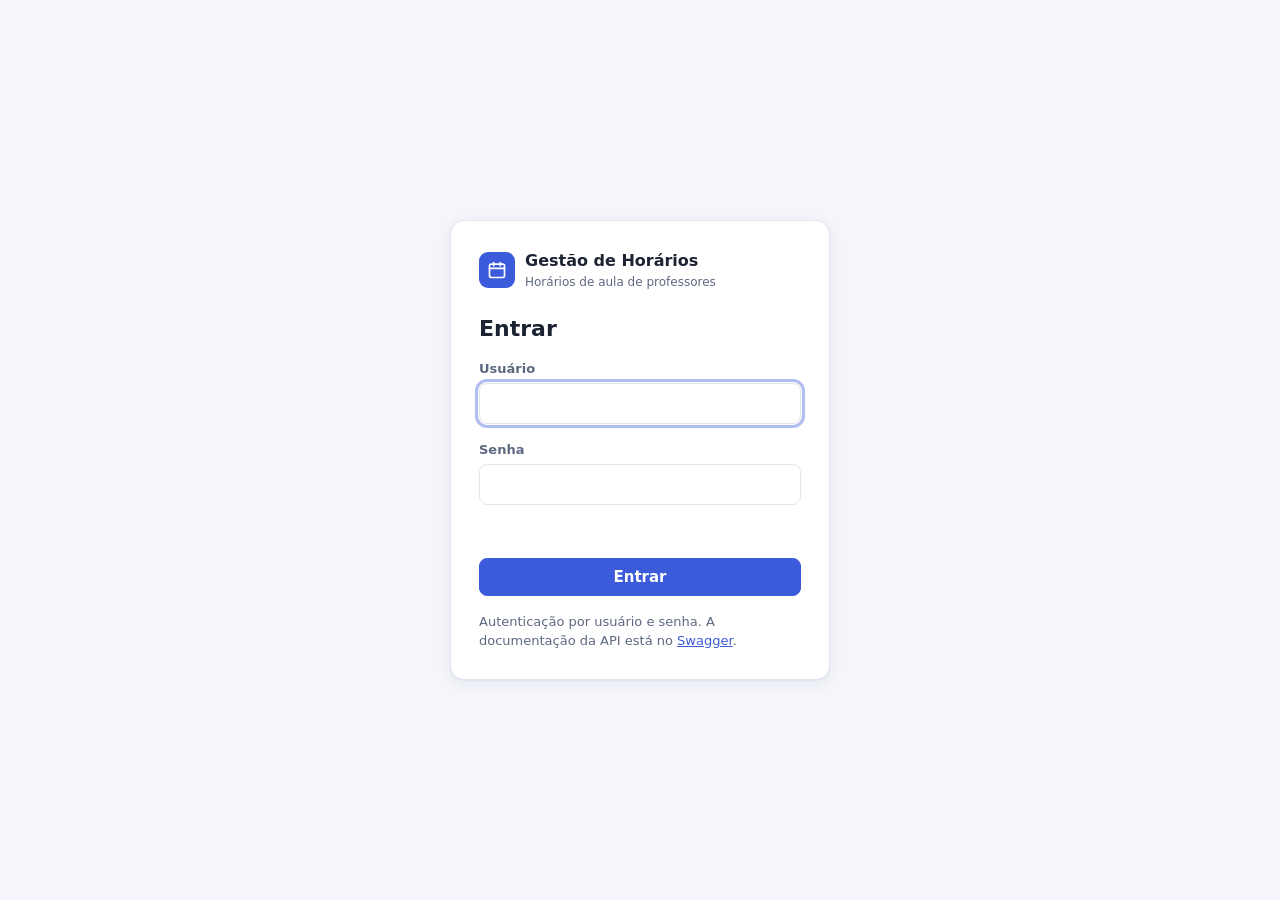
<file: src/main/resources/static/index.html>
<!doctype html>
<html lang="pt-BR">
<head>
    <meta charset="utf-8">
    <meta name="viewport" content="width=device-width, initial-scale=1">
    <title>Gestão de Horários</title>
    <link rel="icon" href="favicon.svg" type="image/svg+xml">
    <link rel="stylesheet" href="css/style.css">
</head>
<body>

<section id="tela-login" class="login" hidden>
    <form id="form-login" class="login-card" novalidate>
        <div class="marca">
            <span class="marca-icone" aria-hidden="true">
                <svg viewBox="0 0 24 24"><rect x="3" y="5" width="18" height="16" rx="2"/><path d="M3 10h18M8 3v4M16 3v4"/></svg>
            </span>
            <div>
                <strong>Gestão de Horários</strong>
                <small>Horários de aula de professores</small>
            </div>
        </div>
        <h1>Entrar</h1>
        <label class="campo">
            <span>Usuário</span>
            <input name="usuario" autocomplete="username" required>
        </label>
        <label class="campo">
            <span>Senha</span>
            <input name="senha" type="password" autocomplete="current-password" required>
        </label>
        <p id="erro-login" class="erro-login" role="alert"></p>
        <button class="btn btn-primario btn-bloco" type="submit">Entrar</button>
        <p class="dica">Autenticação por usuário e senha. A documentação da API está no <a href="swagger-ui.html" target="_blank" rel="noopener">Swagger</a>.</p>
    </form>
</section>

<div id="aplicacao" class="app" hidden>
    <header class="topo">
        <button id="menu-alternar" class="menu-alternar" type="button" aria-label="Abrir menu" aria-expanded="false">
            <svg viewBox="0 0 24 24"><path d="M4 6h16M4 12h16M4 18h16"/></svg>
        </button>
        <a class="marca" href="#/inicio">
            <span class="marca-icone" aria-hidden="true">
                <svg viewBox="0 0 24 24"><rect x="3" y="5" width="18" height="16" rx="2"/><path d="M3 10h18M8 3v4M16 3v4"/></svg>
            </span>
            <strong>Gestão de Horários</strong>
        </a>
        <div class="usuario">
            <span id="usuario-nome" class="usuario-nome"></span>
            <span id="usuario-perfil" class="selo"></span>
            <button id="sair" class="btn btn-fantasma" type="button">Sair</button>
        </div>
    </header>

    <nav id="menu" class="menu" aria-label="Menu principal">
        <a href="#/inicio" data-rota="inicio">Início</a>
        <span class="menu-titulo">Cadastros</span>
        <a href="#/professores" data-rota="professores">Professores</a>
        <a href="#/disciplinas" data-rota="disciplinas">Disciplinas</a>
        <a href="#/turmas" data-rota="turmas">Turmas</a>
        <a href="#/horarios" data-rota="horarios">Horários</a>
        <span class="menu-titulo">Consultas</span>
        <a href="#/agenda/professor" data-rota="agenda/professor">Horários por professor</a>
        <a href="#/agenda/turma" data-rota="agenda/turma">Horários por turma</a>
        <span class="menu-titulo">API</span>
        <a href="swagger-ui.html" target="_blank" rel="noopener">Documentação Swagger</a>
    </nav>

    <main id="conteudo" class="conteudo" tabindex="-1"></main>
</div>

<div id="avisos" class="avisos" aria-live="polite"></div>

<dialog id="dialogo-confirmacao" class="dialogo">
    <form method="dialog">
        <h2 id="dialogo-titulo"></h2>
        <p id="dialogo-mensagem"></p>
        <div class="acoes">
            <button class="btn" value="cancelar">Cancelar</button>
            <button class="btn btn-perigo" value="confirmar">Excluir</button>
        </div>
    </form>
</dialog>

<script src="js/api.js"></script>
<script src="js/ui.js"></script>
<script src="js/crud.js"></script>
<script src="js/agenda.js"></script>
<script src="js/app.js"></script>
</body>
</html>
</file>
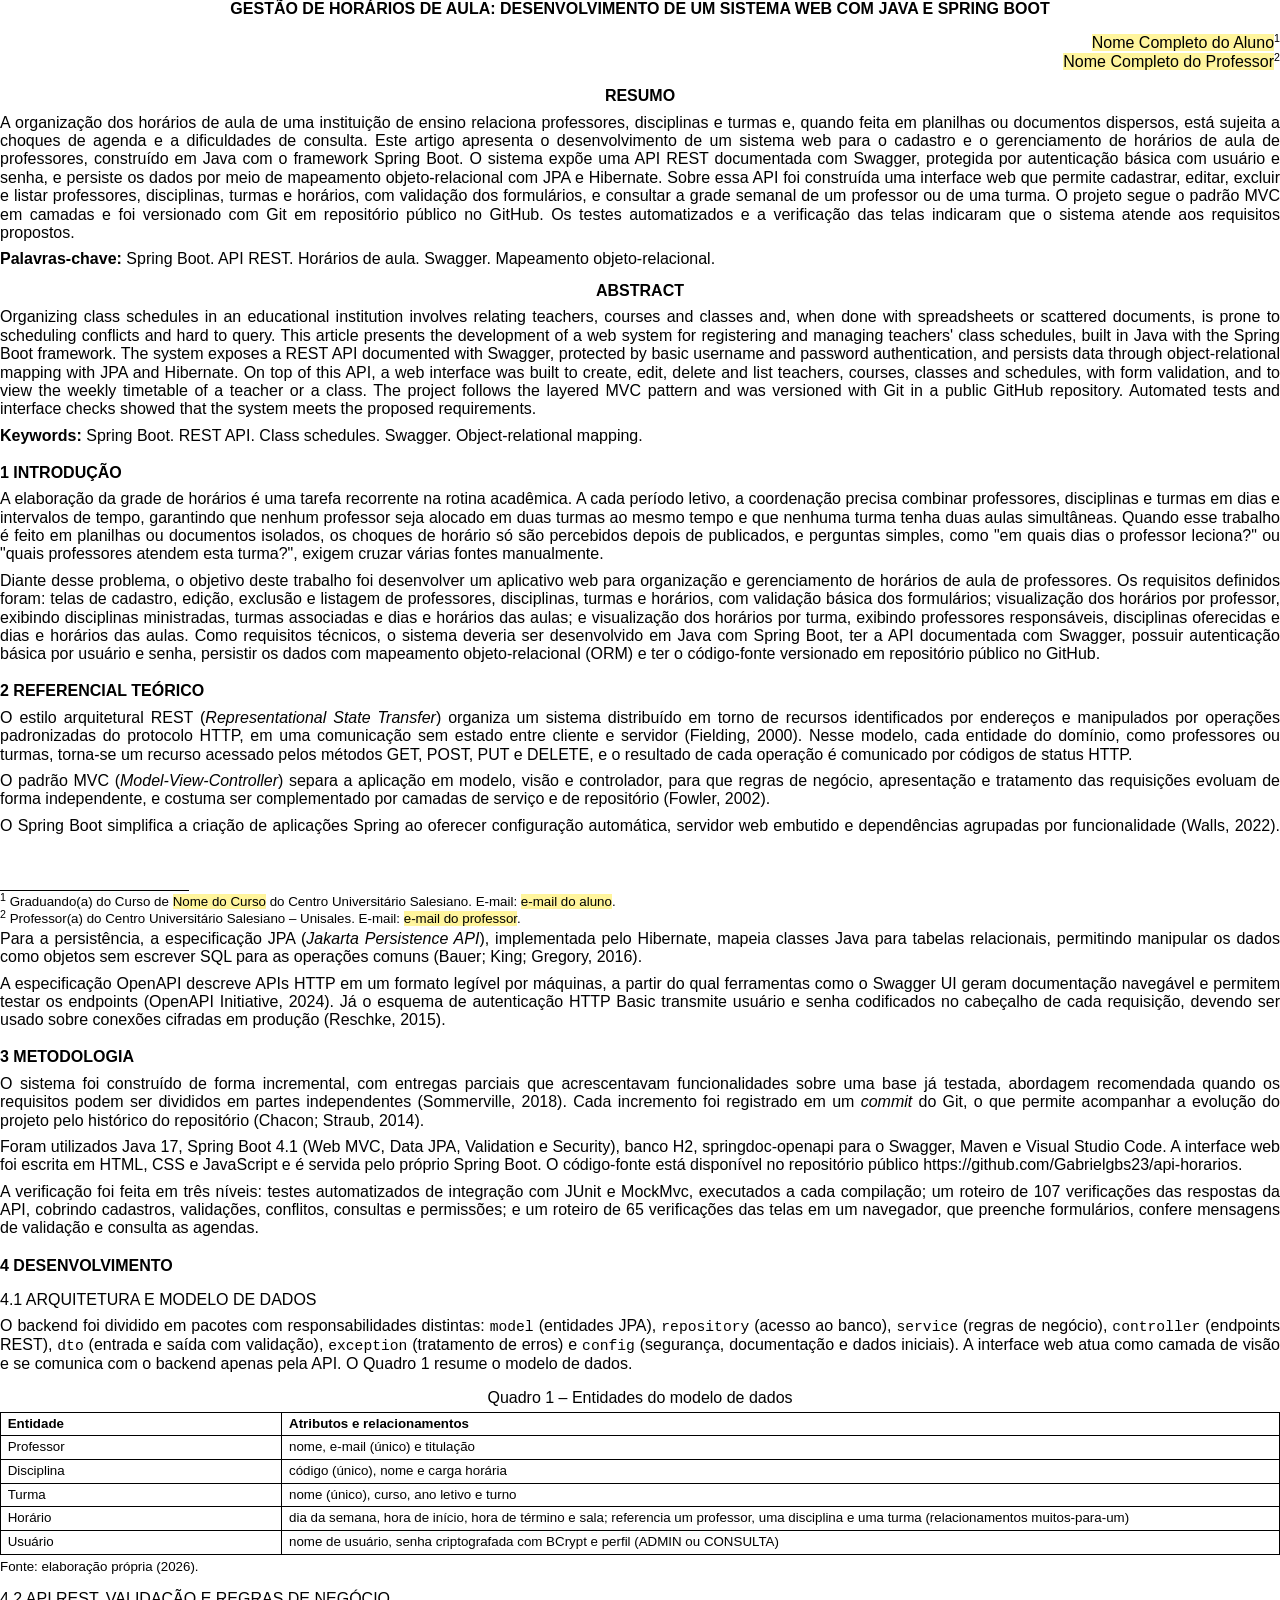
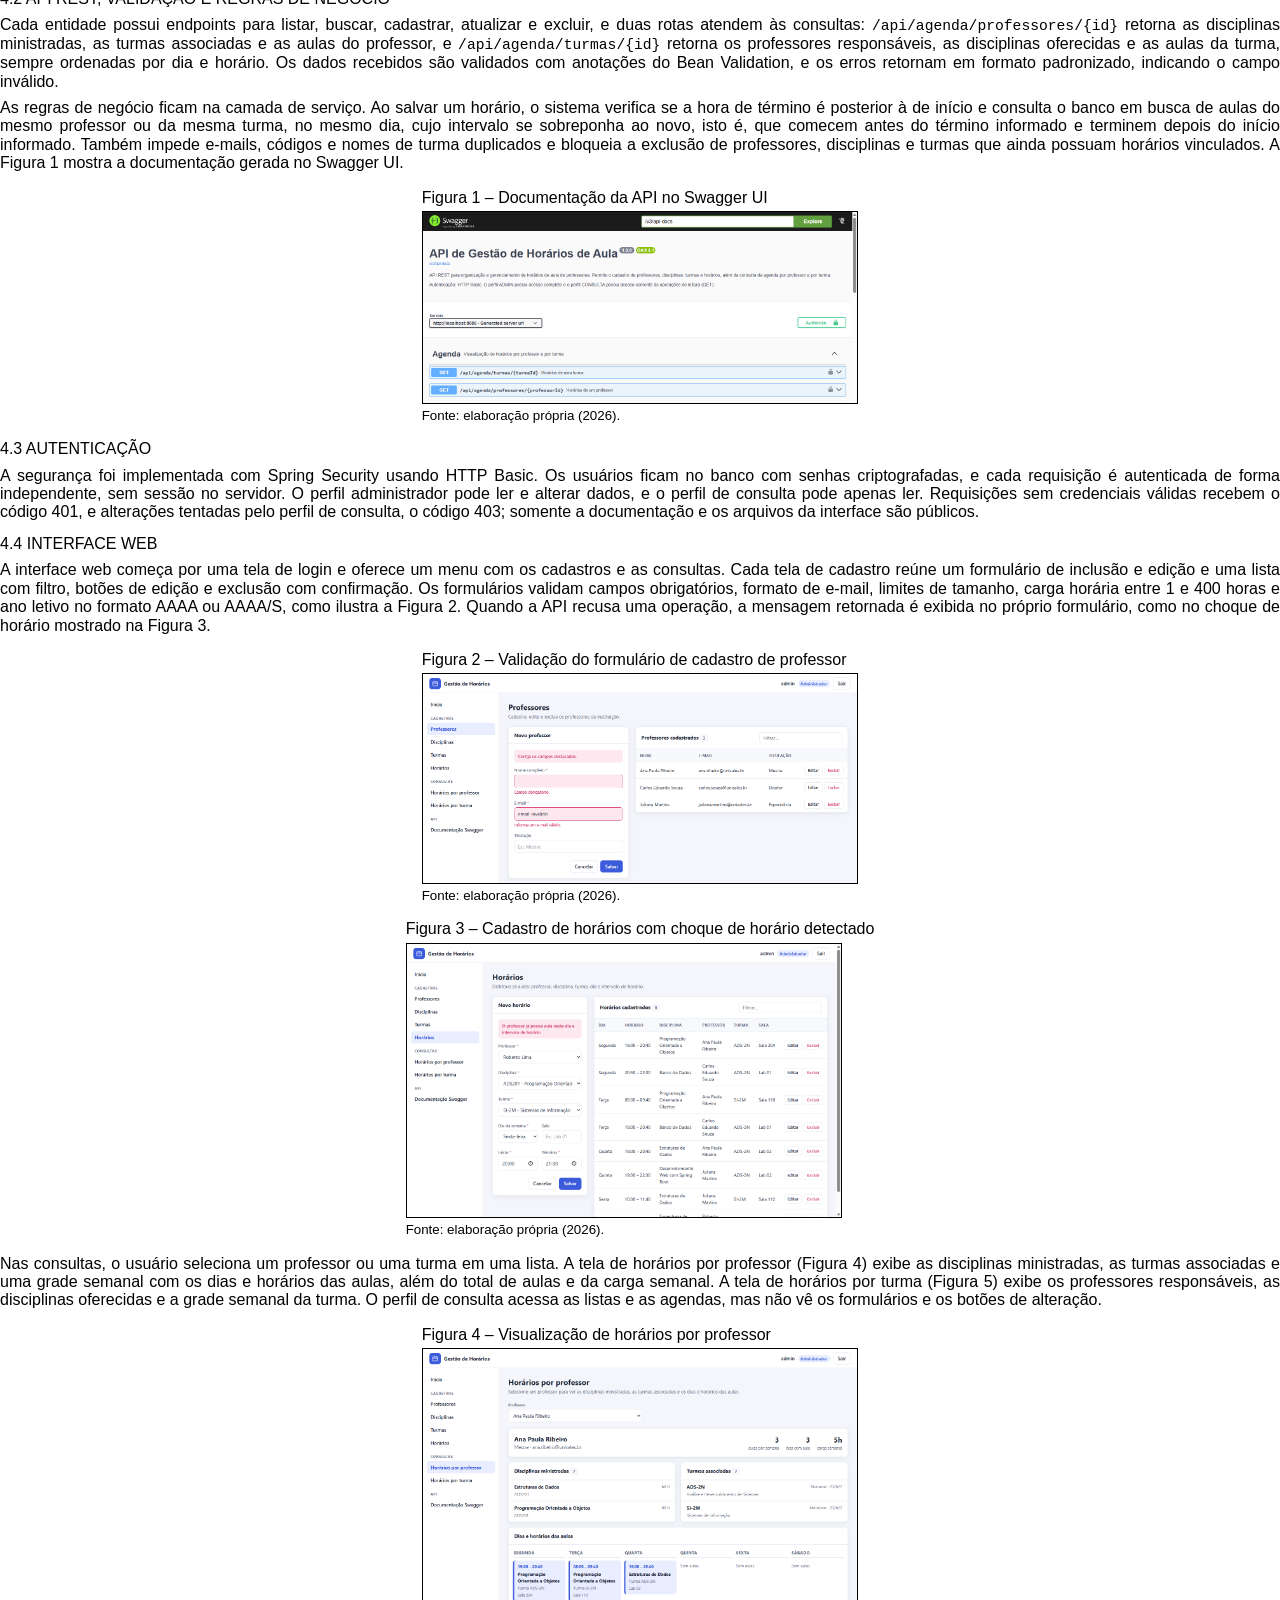
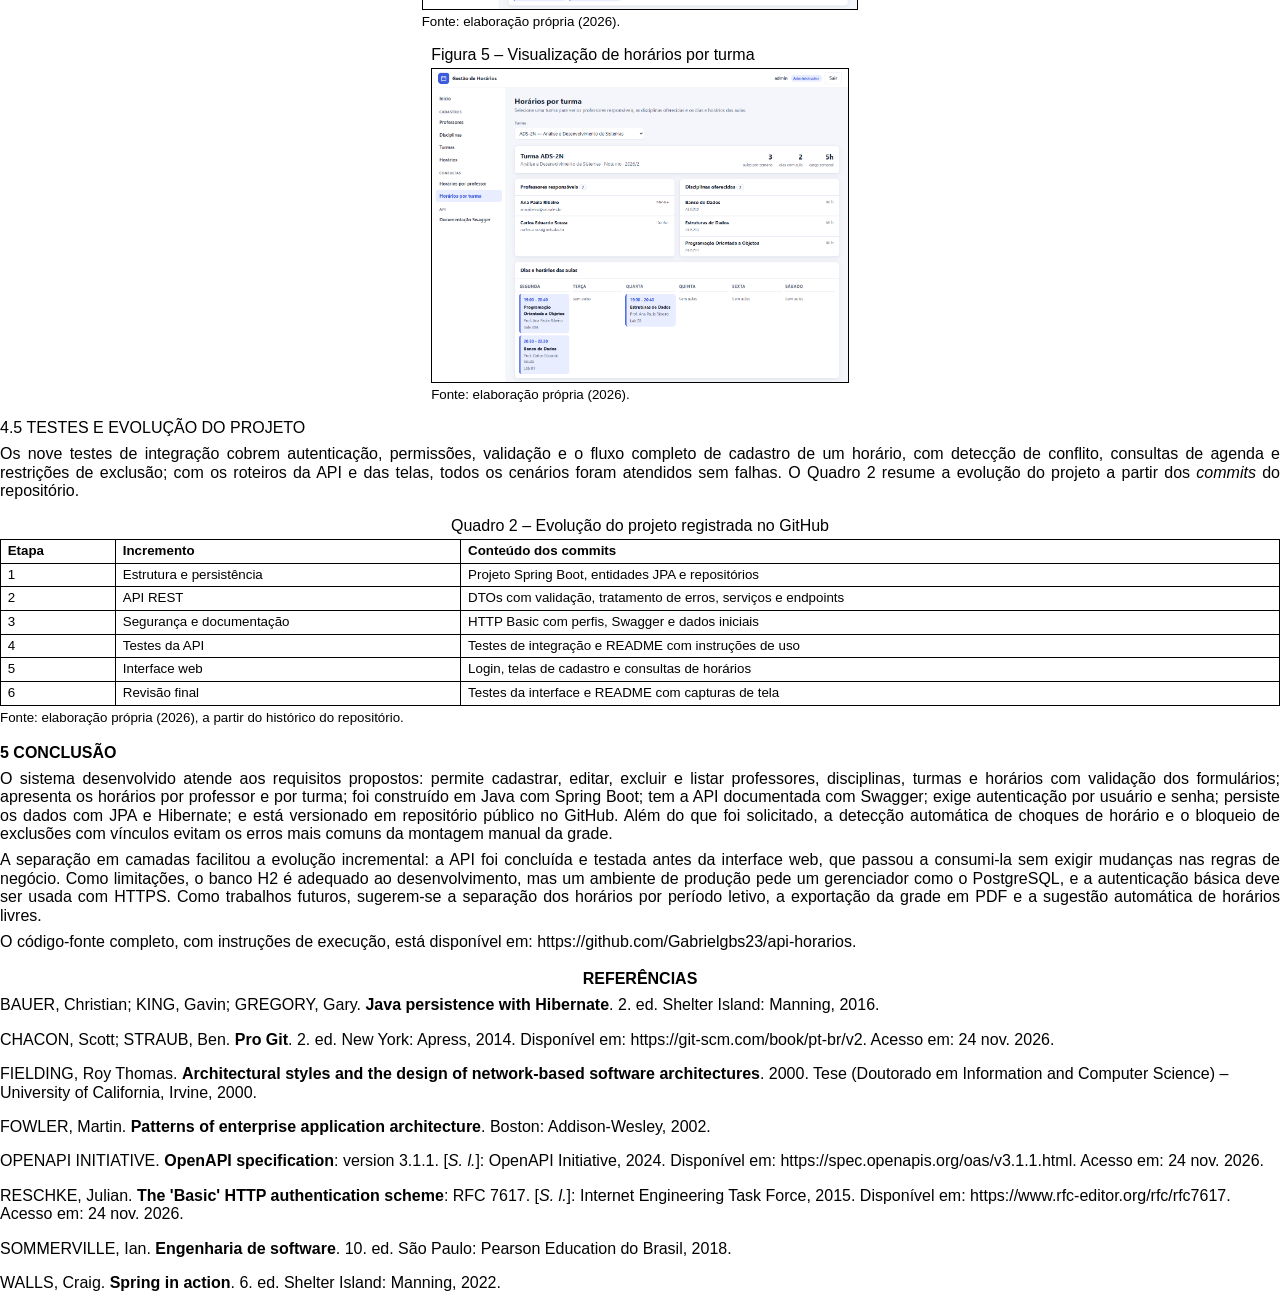
<file: docs/artigo/artigo.html>
<!doctype html>
<html lang="pt-BR">
<head>
<meta charset="utf-8">
<title>Gestão de Horários de Aula - Artigo</title>
<style>
    @page { size: A4; }
    html, body { margin: 0; padding: 0; background: #fff; color: #000; }
    body { font-family: Arial, Helvetica, sans-serif; font-size: 12pt; line-height: 1.15; }
    p { margin: 0 0 6pt; text-align: justify; text-indent: 0; }
    h1, h2, h3 { font-size: 12pt; margin: 0; }
    h1 { text-align: center; font-weight: bold; text-transform: uppercase; margin-bottom: 12pt; }
    h2 { font-weight: bold; text-transform: uppercase; margin: 14pt 0 6pt; break-after: avoid; }
    h3 { font-weight: normal; text-transform: uppercase; margin: 10pt 0 6pt; break-after: avoid; }
    h2 + h3 { margin-top: 12pt; }
    .preencher { background: #fff59d; }
    .espaco-notas { float: left; width: 0; height: 222mm; }
    .notas { float: left; clear: left; width: 100%; height: 24mm; display: flex; flex-direction: column; justify-content: flex-end; }
    .autores { text-align: right; margin-bottom: 12pt; }
    .autores p { text-align: right; margin: 0; }
    .titulo-resumo { text-align: center; font-weight: bold; margin: 10pt 0 6pt; }
    .resumo p { margin-bottom: 6pt; }
    .notas { font-size: 10pt; line-height: 1.1; }
    .notas::before { content: ""; display: block; width: 5cm; border-top: 1px solid #000; margin-bottom: 3pt; }
    .notas p { margin: 0 0 2pt; text-align: justify; }
    sup { font-size: 8pt; line-height: 0; }
    figure { margin: 12pt 0; text-align: center; break-inside: avoid; }
    figure .moldura { display: inline-block; text-align: left; }
    figure .legenda { font-size: 12pt; margin: 0 0 3pt; text-align: left; }
    figure img { display: block; border: 1px solid #000; }
    figure .fonte { font-size: 10pt; margin: 3pt 0 0; text-align: left; }
    .quadro { margin: 12pt 0; break-inside: avoid; }
    .quadro .legenda { font-size: 12pt; margin: 0 0 3pt; text-align: center; }
    .quadro table { width: 100%; border-collapse: collapse; font-size: 10pt; line-height: 1.1; }
    .quadro th, .quadro td { border: 1px solid #000; padding: 3pt 5pt; vertical-align: top; text-align: left; }
    .quadro th { font-weight: bold; }
    .quadro .fonte { font-size: 10pt; margin: 3pt 0 0; }
    ul.lista { margin: 0 0 6pt; padding-left: 1.2cm; text-align: justify; }
    ul.lista li { margin-bottom: 2pt; }
    code { font-family: "Courier New", monospace; font-size: 11pt; }
    .referencias p { text-align: left; margin: 0 0 12pt; }
    .referencias h2 { text-align: center; }
    a { color: #000; text-decoration: none; }
</style>
</head>
<body>

<div class="espaco-notas"></div>
<div class="notas">
    <p><sup>1</sup> Graduando(a) do Curso de <span class="preencher">Nome do Curso</span> do Centro Universitário Salesiano. E-mail: <span class="preencher">e-mail do aluno</span>.</p>
    <p><sup>2</sup> Professor(a) do Centro Universitário Salesiano – Unisales. E-mail: <span class="preencher">e-mail do professor</span>.</p>
</div>

<section class="capa">
    <h1>Gestão de horários de aula: desenvolvimento de um sistema web com Java e Spring Boot</h1>

    <div class="autores">
        <p><span class="preencher">Nome Completo do Aluno</span><sup>1</sup></p>
        <p><span class="preencher">Nome Completo do Professor</span><sup>2</sup></p>
    </div>

    <div class="resumo">
        <p class="titulo-resumo">RESUMO</p>
        <p>A organização dos horários de aula de uma instituição de ensino relaciona professores, disciplinas e turmas e, quando feita em planilhas ou documentos dispersos, está sujeita a choques de agenda e a dificuldades de consulta. Este artigo apresenta o desenvolvimento de um sistema web para o cadastro e o gerenciamento de horários de aula de professores, construído em Java com o framework Spring Boot. O sistema expõe uma API REST documentada com Swagger, protegida por autenticação básica com usuário e senha, e persiste os dados por meio de mapeamento objeto-relacional com JPA e Hibernate. Sobre essa API foi construída uma interface web que permite cadastrar, editar, excluir e listar professores, disciplinas, turmas e horários, com validação dos formulários, e consultar a grade semanal de um professor ou de uma turma. O projeto segue o padrão MVC em camadas e foi versionado com Git em repositório público no GitHub. Os testes automatizados e a verificação das telas indicaram que o sistema atende aos requisitos propostos.</p>
        <p><strong>Palavras-chave:</strong> Spring Boot. API REST. Horários de aula. Swagger. Mapeamento objeto-relacional.</p>

        <p class="titulo-resumo">ABSTRACT</p>
        <p>Organizing class schedules in an educational institution involves relating teachers, courses and classes and, when done with spreadsheets or scattered documents, is prone to scheduling conflicts and hard to query. This article presents the development of a web system for registering and managing teachers' class schedules, built in Java with the Spring Boot framework. The system exposes a REST API documented with Swagger, protected by basic username and password authentication, and persists data through object-relational mapping with JPA and Hibernate. On top of this API, a web interface was built to create, edit, delete and list teachers, courses, classes and schedules, with form validation, and to view the weekly timetable of a teacher or a class. The project follows the layered MVC pattern and was versioned with Git in a public GitHub repository. Automated tests and interface checks showed that the system meets the proposed requirements.</p>
        <p><strong>Keywords:</strong> Spring Boot. REST API. Class schedules. Swagger. Object-relational mapping.</p>
    </div>
</section>

<h2>1 Introdução</h2>
<p>A elaboração da grade de horários é uma tarefa recorrente na rotina acadêmica. A cada período letivo, a coordenação precisa combinar professores, disciplinas e turmas em dias e intervalos de tempo, garantindo que nenhum professor seja alocado em duas turmas ao mesmo tempo e que nenhuma turma tenha duas aulas simultâneas. Quando esse trabalho é feito em planilhas ou documentos isolados, os choques de horário só são percebidos depois de publicados, e perguntas simples, como "em quais dias o professor leciona?" ou "quais professores atendem esta turma?", exigem cruzar várias fontes manualmente.</p>
<p>Diante desse problema, o objetivo deste trabalho foi desenvolver um aplicativo web para organização e gerenciamento de horários de aula de professores. Os requisitos definidos foram: telas de cadastro, edição, exclusão e listagem de professores, disciplinas, turmas e horários, com validação básica dos formulários; visualização dos horários por professor, exibindo disciplinas ministradas, turmas associadas e dias e horários das aulas; e visualização dos horários por turma, exibindo professores responsáveis, disciplinas oferecidas e dias e horários das aulas. Como requisitos técnicos, o sistema deveria ser desenvolvido em Java com Spring Boot, ter a API documentada com Swagger, possuir autenticação básica por usuário e senha, persistir os dados com mapeamento objeto-relacional (ORM) e ter o código-fonte versionado em repositório público no GitHub.</p>

<h2>2 Referencial teórico</h2>
<p>O estilo arquitetural REST (<i>Representational State Transfer</i>) organiza um sistema distribuído em torno de recursos identificados por endereços e manipulados por operações padronizadas do protocolo HTTP, em uma comunicação sem estado entre cliente e servidor (Fielding, 2000). Nesse modelo, cada entidade do domínio, como professores ou turmas, torna-se um recurso acessado pelos métodos GET, POST, PUT e DELETE, e o resultado de cada operação é comunicado por códigos de status HTTP.</p>
<p>O padrão MVC (<i>Model-View-Controller</i>) separa a aplicação em modelo, visão e controlador, para que regras de negócio, apresentação e tratamento das requisições evoluam de forma independente, e costuma ser complementado por camadas de serviço e de repositório (Fowler, 2002).</p>
<p>O Spring Boot simplifica a criação de aplicações Spring ao oferecer configuração automática, servidor web embutido e dependências agrupadas por funcionalidade (Walls, 2022). Para a persistência, a especificação JPA (<i>Jakarta Persistence API</i>), implementada pelo Hibernate, mapeia classes Java para tabelas relacionais, permitindo manipular os dados como objetos sem escrever SQL para as operações comuns (Bauer; King; Gregory, 2016).</p>
<p>A especificação OpenAPI descreve APIs HTTP em um formato legível por máquinas, a partir do qual ferramentas como o Swagger UI geram documentação navegável e permitem testar os endpoints (OpenAPI Initiative, 2024). Já o esquema de autenticação HTTP Basic transmite usuário e senha codificados no cabeçalho de cada requisição, devendo ser usado sobre conexões cifradas em produção (Reschke, 2015).</p>

<h2>3 Metodologia</h2>
<p>O sistema foi construído de forma incremental, com entregas parciais que acrescentavam funcionalidades sobre uma base já testada, abordagem recomendada quando os requisitos podem ser divididos em partes independentes (Sommerville, 2018). Cada incremento foi registrado em um <i>commit</i> do Git, o que permite acompanhar a evolução do projeto pelo histórico do repositório (Chacon; Straub, 2014).</p>
<p>Foram utilizados Java 17, Spring Boot 4.1 (Web MVC, Data JPA, Validation e Security), banco H2, springdoc-openapi para o Swagger, Maven e Visual Studio Code. A interface web foi escrita em HTML, CSS e JavaScript e é servida pelo próprio Spring Boot. O código-fonte está disponível no repositório público <a href="https://github.com/Gabrielgbs23/api-horarios">https://github.com/Gabrielgbs23/api-horarios</a>.</p>
<p>A verificação foi feita em três níveis: testes automatizados de integração com JUnit e MockMvc, executados a cada compilação; um roteiro de 107 verificações das respostas da API, cobrindo cadastros, validações, conflitos, consultas e permissões; e um roteiro de 65 verificações das telas em um navegador, que preenche formulários, confere mensagens de validação e consulta as agendas.</p>

<h2>4 Desenvolvimento</h2>
<h3>4.1 Arquitetura e modelo de dados</h3>
<p>O backend foi dividido em pacotes com responsabilidades distintas: <code>model</code> (entidades JPA), <code>repository</code> (acesso ao banco), <code>service</code> (regras de negócio), <code>controller</code> (endpoints REST), <code>dto</code> (entrada e saída com validação), <code>exception</code> (tratamento de erros) e <code>config</code> (segurança, documentação e dados iniciais). A interface web atua como camada de visão e se comunica com o backend apenas pela API. O Quadro 1 resume o modelo de dados.</p>

<div class="quadro">
    <p class="legenda">Quadro 1 – Entidades do modelo de dados</p>
    <table>
        <thead><tr><th style="width:22%">Entidade</th><th>Atributos e relacionamentos</th></tr></thead>
        <tbody>
            <tr><td>Professor</td><td>nome, e-mail (único) e titulação</td></tr>
            <tr><td>Disciplina</td><td>código (único), nome e carga horária</td></tr>
            <tr><td>Turma</td><td>nome (único), curso, ano letivo e turno</td></tr>
            <tr><td>Horário</td><td>dia da semana, hora de início, hora de término e sala; referencia um professor, uma disciplina e uma turma (relacionamentos muitos-para-um)</td></tr>
            <tr><td>Usuário</td><td>nome de usuário, senha criptografada com BCrypt e perfil (ADMIN ou CONSULTA)</td></tr>
        </tbody>
    </table>
    <p class="fonte">Fonte: elaboração própria (2026).</p>
</div>

<h3>4.2 API REST, validação e regras de negócio</h3>
<p>Cada entidade possui endpoints para listar, buscar, cadastrar, atualizar e excluir, e duas rotas atendem às consultas: <code>/api/agenda/professores/{id}</code> retorna as disciplinas ministradas, as turmas associadas e as aulas do professor, e <code>/api/agenda/turmas/{id}</code> retorna os professores responsáveis, as disciplinas oferecidas e as aulas da turma, sempre ordenadas por dia e horário. Os dados recebidos são validados com anotações do Bean Validation, e os erros retornam em formato padronizado, indicando o campo inválido.</p>
<p>As regras de negócio ficam na camada de serviço. Ao salvar um horário, o sistema verifica se a hora de término é posterior à de início e consulta o banco em busca de aulas do mesmo professor ou da mesma turma, no mesmo dia, cujo intervalo se sobreponha ao novo, isto é, que comecem antes do término informado e terminem depois do início informado. Também impede e-mails, códigos e nomes de turma duplicados e bloqueia a exclusão de professores, disciplinas e turmas que ainda possuam horários vinculados. A Figura 1 mostra a documentação gerada no Swagger UI.</p>

<figure>
    <div class="moldura">
        <p class="legenda">Figura 1 – Documentação da API no Swagger UI</p>
        <img src="figuras/13-swagger.png" alt="Swagger UI" style="width:11.5cm">
        <p class="fonte">Fonte: elaboração própria (2026).</p>
    </div>
</figure>

<h3>4.3 Autenticação</h3>
<p>A segurança foi implementada com Spring Security usando HTTP Basic. Os usuários ficam no banco com senhas criptografadas, e cada requisição é autenticada de forma independente, sem sessão no servidor. O perfil administrador pode ler e alterar dados, e o perfil de consulta pode apenas ler. Requisições sem credenciais válidas recebem o código 401, e alterações tentadas pelo perfil de consulta, o código 403; somente a documentação e os arquivos da interface são públicos.</p>

<h3>4.4 Interface web</h3>
<p>A interface web começa por uma tela de login e oferece um menu com os cadastros e as consultas. Cada tela de cadastro reúne um formulário de inclusão e edição e uma lista com filtro, botões de edição e exclusão com confirmação. Os formulários validam campos obrigatórios, formato de e-mail, limites de tamanho, carga horária entre 1 e 400 horas e ano letivo no formato AAAA ou AAAA/S, como ilustra a Figura 2. Quando a API recusa uma operação, a mensagem retornada é exibida no próprio formulário, como no choque de horário mostrado na Figura 3.</p>

<figure>
    <div class="moldura">
        <p class="legenda">Figura 2 – Validação do formulário de cadastro de professor</p>
        <img src="figuras/03-validacao-professor.png" alt="Validação do formulário" style="width:11.5cm">
        <p class="fonte">Fonte: elaboração própria (2026).</p>
    </div>
</figure>

<figure>
    <div class="moldura">
        <p class="legenda">Figura 3 – Cadastro de horários com choque de horário detectado</p>
        <img src="figuras/07-horarios-conflito.png" alt="Cadastro de horários" style="width:11.5cm">
        <p class="fonte">Fonte: elaboração própria (2026).</p>
    </div>
</figure>

<p>Nas consultas, o usuário seleciona um professor ou uma turma em uma lista. A tela de horários por professor (Figura 4) exibe as disciplinas ministradas, as turmas associadas e uma grade semanal com os dias e horários das aulas, além do total de aulas e da carga semanal. A tela de horários por turma (Figura 5) exibe os professores responsáveis, as disciplinas oferecidas e a grade semanal da turma. O perfil de consulta acessa as listas e as agendas, mas não vê os formulários e os botões de alteração.</p>

<figure>
    <div class="moldura">
        <p class="legenda">Figura 4 – Visualização de horários por professor</p>
        <img src="figuras/09-agenda-professor.png" alt="Horários por professor" style="width:11.5cm">
        <p class="fonte">Fonte: elaboração própria (2026).</p>
    </div>
</figure>

<figure>
    <div class="moldura">
        <p class="legenda">Figura 5 – Visualização de horários por turma</p>
        <img src="figuras/10-agenda-turma.png" alt="Horários por turma" style="width:11cm">
        <p class="fonte">Fonte: elaboração própria (2026).</p>
    </div>
</figure>

<h3>4.5 Testes e evolução do projeto</h3>
<p>Os nove testes de integração cobrem autenticação, permissões, validação e o fluxo completo de cadastro de um horário, com detecção de conflito, consultas de agenda e restrições de exclusão; com os roteiros da API e das telas, todos os cenários foram atendidos sem falhas. O Quadro 2 resume a evolução do projeto a partir dos <i>commits</i> do repositório.</p>

<div class="quadro">
    <p class="legenda">Quadro 2 – Evolução do projeto registrada no GitHub</p>
    <table>
        <thead><tr><th style="width:9%">Etapa</th><th style="width:27%">Incremento</th><th>Conteúdo dos commits</th></tr></thead>
        <tbody>
            <tr><td>1</td><td>Estrutura e persistência</td><td>Projeto Spring Boot, entidades JPA e repositórios</td></tr>
            <tr><td>2</td><td>API REST</td><td>DTOs com validação, tratamento de erros, serviços e endpoints</td></tr>
            <tr><td>3</td><td>Segurança e documentação</td><td>HTTP Basic com perfis, Swagger e dados iniciais</td></tr>
            <tr><td>4</td><td>Testes da API</td><td>Testes de integração e README com instruções de uso</td></tr>
            <tr><td>5</td><td>Interface web</td><td>Login, telas de cadastro e consultas de horários</td></tr>
            <tr><td>6</td><td>Revisão final</td><td>Testes da interface e README com capturas de tela</td></tr>
        </tbody>
    </table>
    <p class="fonte">Fonte: elaboração própria (2026), a partir do histórico do repositório.</p>
</div>

<h2>5 Conclusão</h2>
<p>O sistema desenvolvido atende aos requisitos propostos: permite cadastrar, editar, excluir e listar professores, disciplinas, turmas e horários com validação dos formulários; apresenta os horários por professor e por turma; foi construído em Java com Spring Boot; tem a API documentada com Swagger; exige autenticação por usuário e senha; persiste os dados com JPA e Hibernate; e está versionado em repositório público no GitHub. Além do que foi solicitado, a detecção automática de choques de horário e o bloqueio de exclusões com vínculos evitam os erros mais comuns da montagem manual da grade.</p>
<p>A separação em camadas facilitou a evolução incremental: a API foi concluída e testada antes da interface web, que passou a consumi-la sem exigir mudanças nas regras de negócio. Como limitações, o banco H2 é adequado ao desenvolvimento, mas um ambiente de produção pede um gerenciador como o PostgreSQL, e a autenticação básica deve ser usada com HTTPS. Como trabalhos futuros, sugerem-se a separação dos horários por período letivo, a exportação da grade em PDF e a sugestão automática de horários livres.</p>
<p>O código-fonte completo, com instruções de execução, está disponível em: <a href="https://github.com/Gabrielgbs23/api-horarios">https://github.com/Gabrielgbs23/api-horarios</a>.</p>

<section class="referencias">
    <h2>Referências</h2>
    <p>BAUER, Christian; KING, Gavin; GREGORY, Gary. <strong>Java persistence with Hibernate</strong>. 2. ed. Shelter Island: Manning, 2016.</p>
    <p>CHACON, Scott; STRAUB, Ben. <strong>Pro Git</strong>. 2. ed. New York: Apress, 2014. Disponível em: https://git-scm.com/book/pt-br/v2. Acesso em: 24 nov. 2026.</p>
    <p>FIELDING, Roy Thomas. <strong>Architectural styles and the design of network-based software architectures</strong>. 2000. Tese (Doutorado em Information and Computer Science) – University of California, Irvine, 2000.</p>
    <p>FOWLER, Martin. <strong>Patterns of enterprise application architecture</strong>. Boston: Addison-Wesley, 2002.</p>
    <p>OPENAPI INITIATIVE. <strong>OpenAPI specification</strong>: version 3.1.1. [<i>S. l.</i>]: OpenAPI Initiative, 2024. Disponível em: https://spec.openapis.org/oas/v3.1.1.html. Acesso em: 24 nov. 2026.</p>
    <p>RESCHKE, Julian. <strong>The 'Basic' HTTP authentication scheme</strong>: RFC 7617. [<i>S. l.</i>]: Internet Engineering Task Force, 2015. Disponível em: https://www.rfc-editor.org/rfc/rfc7617. Acesso em: 24 nov. 2026.</p>
    <p>SOMMERVILLE, Ian. <strong>Engenharia de software</strong>. 10. ed. São Paulo: Pearson Education do Brasil, 2018.</p>
    <p>WALLS, Craig. <strong>Spring in action</strong>. 6. ed. Shelter Island: Manning, 2022.</p>
</section>

</body>
</html>
</file>
<file: src/main/resources/static/css/style.css>
:root {
    --fundo: #f4f6fb;
    --superficie: #ffffff;
    --superficie-2: #f8f9fc;
    --borda: #e1e5ee;
    --texto: #1c2333;
    --texto-suave: #5d6880;
    --primaria: #3b5bdb;
    --primaria-forte: #2f4ac0;
    --primaria-suave: #e8edff;
    --perigo: #d6336c;
    --perigo-suave: #fde8ef;
    --sucesso: #2b8a3e;
    --sucesso-suave: #e6f6ea;
    --aviso: #b7791f;
    --sombra: 0 1px 2px rgba(20, 30, 60, .06), 0 4px 16px rgba(20, 30, 60, .06);
    --raio: 10px;
    --fonte: "Segoe UI", system-ui, -apple-system, Roboto, "Helvetica Neue", Arial, sans-serif;
    color-scheme: light;
}

@media (prefers-color-scheme: dark) {
    :root {
        --fundo: #11141c;
        --superficie: #191d28;
        --superficie-2: #1f2431;
        --borda: #2c3344;
        --texto: #e6e9f2;
        --texto-suave: #9aa4bb;
        --primaria: #6d8bff;
        --primaria-forte: #8aa2ff;
        --primaria-suave: #232c4d;
        --perigo: #f06595;
        --perigo-suave: #3a1f2b;
        --sucesso: #51cf66;
        --sucesso-suave: #1c3324;
        --sombra: 0 1px 2px rgba(0, 0, 0, .3), 0 4px 16px rgba(0, 0, 0, .25);
        color-scheme: dark;
    }
}

* { box-sizing: border-box; }

html, body { margin: 0; }

body {
    font-family: var(--fonte);
    font-size: 15px;
    line-height: 1.5;
    background: var(--fundo);
    color: var(--texto);
}

[hidden] { display: none !important; }

a { color: var(--primaria); }

h1, h2, h3 { line-height: 1.25; margin: 0; }

svg { width: 20px; height: 20px; fill: none; stroke: currentColor; stroke-width: 2; stroke-linecap: round; stroke-linejoin: round; }

.btn {
    display: inline-flex;
    align-items: center;
    justify-content: center;
    gap: 6px;
    min-height: 38px;
    padding: 0 14px;
    border: 1px solid var(--borda);
    border-radius: 8px;
    background: var(--superficie);
    color: var(--texto);
    font: inherit;
    font-weight: 600;
    cursor: pointer;
    text-decoration: none;
    white-space: nowrap;
}
.btn:hover { background: var(--superficie-2); }
.btn:focus-visible, .campo input:focus-visible, .campo select:focus-visible, .menu a:focus-visible { outline: 3px solid color-mix(in srgb, var(--primaria) 40%, transparent); outline-offset: 1px; }
.btn-primario { background: var(--primaria); border-color: var(--primaria); color: #fff; }
.btn-primario:hover { background: var(--primaria-forte); }
.btn-perigo { background: var(--perigo); border-color: var(--perigo); color: #fff; }
.btn-perigo:hover { filter: brightness(.95); background: var(--perigo); }
.btn-fantasma { background: transparent; }
.btn-pequeno { min-height: 30px; padding: 0 10px; font-size: 13px; }
.btn-texto-perigo { color: var(--perigo); }
.btn-bloco { width: 100%; }
.btn[disabled] { opacity: .6; cursor: progress; }

.marca { display: flex; align-items: center; gap: 10px; color: var(--texto); text-decoration: none; }
.marca strong { display: block; font-size: 16px; }
.marca small { display: block; color: var(--texto-suave); font-size: 12px; }
.marca-icone { display: grid; place-items: center; width: 36px; height: 36px; border-radius: 9px; background: var(--primaria); color: #fff; flex: none; }

.login { min-height: 100vh; display: grid; place-items: center; padding: 24px 16px; }
.login-card { width: 100%; max-width: 380px; background: var(--superficie); border: 1px solid var(--borda); border-radius: 14px; box-shadow: var(--sombra); padding: 28px; display: grid; gap: 16px; }
.login-card h1 { font-size: 22px; margin-top: 8px; }
.erro-login { margin: 0; min-height: 1.5em; color: var(--perigo); font-size: 14px; }
.dica { margin: 0; color: var(--texto-suave); font-size: 13px; }

.app {
    min-height: 100vh;
    display: grid;
    grid-template-columns: 240px 1fr;
    grid-template-rows: 60px 1fr;
    grid-template-areas: "topo topo" "menu conteudo";
}

.topo {
    grid-area: topo;
    position: sticky;
    top: 0;
    z-index: 20;
    display: flex;
    align-items: center;
    gap: 12px;
    padding: 0 20px;
    background: var(--superficie);
    border-bottom: 1px solid var(--borda);
}
.topo .marca strong { font-size: 16px; }
.usuario { margin-left: auto; display: flex; align-items: center; gap: 10px; }
.usuario-nome { font-weight: 600; }
.selo { display: inline-block; padding: 2px 8px; border-radius: 99px; background: var(--primaria-suave); color: var(--primaria); font-size: 12px; font-weight: 700; letter-spacing: .02em; }
.selo-cinza { background: var(--superficie-2); color: var(--texto-suave); border: 1px solid var(--borda); }

.menu-alternar { display: none; background: none; border: 0; color: var(--texto); padding: 6px; border-radius: 8px; cursor: pointer; }

.menu {
    grid-area: menu;
    position: sticky;
    top: 60px;
    align-self: start;
    height: calc(100vh - 60px);
    overflow-y: auto;
    padding: 16px 12px;
    background: var(--superficie);
    border-right: 1px solid var(--borda);
    display: flex;
    flex-direction: column;
    gap: 2px;
}
.menu a { display: block; padding: 8px 12px; border-radius: 8px; color: var(--texto); text-decoration: none; font-weight: 500; }
.menu a:hover { background: var(--superficie-2); }
.menu a.ativo { background: var(--primaria-suave); color: var(--primaria); font-weight: 700; }
.menu-titulo { margin: 14px 12px 4px; color: var(--texto-suave); font-size: 11px; font-weight: 700; letter-spacing: .08em; text-transform: uppercase; }

.conteudo { grid-area: conteudo; padding: 28px; min-width: 0; outline: none; }

.pagina-topo { display: flex; align-items: flex-end; justify-content: space-between; gap: 16px; flex-wrap: wrap; margin-bottom: 20px; }
.pagina-topo h1 { font-size: 24px; }
.pagina-topo p { margin: 4px 0 0; color: var(--texto-suave); }

.cartao { background: var(--superficie); border: 1px solid var(--borda); border-radius: var(--raio); box-shadow: var(--sombra); }
.cartao-cabecalho { display: flex; align-items: center; justify-content: space-between; gap: 12px; padding: 16px 18px; border-bottom: 1px solid var(--borda); }
.cartao-cabecalho h2 { font-size: 16px; }
.cartao-corpo { padding: 18px; }

.grade-crud { display: grid; grid-template-columns: minmax(300px, 380px) 1fr; gap: 20px; align-items: start; }
.grade-crud.somente-lista { grid-template-columns: 1fr; }

.formulario { display: grid; gap: 14px; }
.linha-campos { display: grid; grid-template-columns: 1fr 1fr; gap: 12px; }
.campo { display: grid; gap: 5px; min-width: 0; }
.campo > span { font-size: 13px; font-weight: 600; color: var(--texto-suave); }
.campo .obrigatorio { color: var(--perigo); }
.campo input, .campo select {
    width: 100%;
    min-height: 40px;
    padding: 8px 11px;
    border: 1px solid var(--borda);
    border-radius: 8px;
    background: var(--superficie);
    color: var(--texto);
    font: inherit;
}
.campo input::placeholder { color: color-mix(in srgb, var(--texto-suave) 70%, transparent); }
.campo.invalido input, .campo.invalido select { border-color: var(--perigo); background: var(--perigo-suave); }
.campo .mensagem-erro { min-height: 0; margin: 0; color: var(--perigo); font-size: 12.5px; font-weight: 600; }
.campo .ajuda { margin: 0; color: var(--texto-suave); font-size: 12.5px; }
.form-acoes { display: flex; gap: 8px; justify-content: flex-end; padding-top: 4px; }
.aviso-form { margin: 0; padding: 10px 12px; border-radius: 8px; background: var(--perigo-suave); color: var(--perigo); font-size: 13.5px; font-weight: 600; }
.aviso-info { margin: 0 0 16px; padding: 10px 12px; border-radius: 8px; background: var(--primaria-suave); color: var(--primaria); font-size: 13.5px; }

.busca { min-height: 36px; width: min(260px, 100%); padding: 6px 11px; border: 1px solid var(--borda); border-radius: 8px; background: var(--superficie); color: var(--texto); font: inherit; }

.tabela-rolagem { overflow-x: auto; }
table { width: 100%; border-collapse: collapse; font-size: 14px; }
th, td { padding: 11px 14px; text-align: left; border-bottom: 1px solid var(--borda); vertical-align: middle; }
th { color: var(--texto-suave); font-size: 12px; font-weight: 700; letter-spacing: .04em; text-transform: uppercase; background: var(--superficie-2); white-space: nowrap; }
tbody tr:last-child td { border-bottom: 0; }
tbody tr:hover td { background: var(--superficie-2); }
tr.editando td { background: var(--primaria-suave) !important; }
td.acoes-linha { text-align: right; white-space: nowrap; width: 1%; }
td.acoes-linha .btn + .btn { margin-left: 6px; }
.mono { font-variant-numeric: tabular-nums; white-space: nowrap; }
.secundario { color: var(--texto-suave); font-size: 13px; }

.vazio { padding: 36px 18px; text-align: center; color: var(--texto-suave); }
.carregando { padding: 36px 18px; text-align: center; color: var(--texto-suave); }

.resumo-numeros { display: grid; grid-template-columns: repeat(4, 1fr); gap: 16px; margin-bottom: 20px; }
.numero { padding: 18px; text-decoration: none; color: var(--texto); display: grid; gap: 4px; transition: transform .12s ease; }
.numero:hover { transform: translateY(-2px); }
.numero span { color: var(--texto-suave); font-size: 13px; font-weight: 600; }
.numero strong { font-size: 30px; font-variant-numeric: tabular-nums; }
.atalhos { display: grid; grid-template-columns: 1fr 1fr; gap: 16px; }
.atalho { padding: 20px; text-decoration: none; color: var(--texto); display: grid; gap: 6px; }
.atalho h2 { font-size: 17px; color: var(--primaria); }
.atalho p { margin: 0; color: var(--texto-suave); }

.seletor { display: flex; gap: 12px; align-items: end; flex-wrap: wrap; margin-bottom: 20px; }
.seletor .campo { width: min(420px, 100%); }

.agenda-cabecalho { display: flex; justify-content: space-between; align-items: center; gap: 16px; flex-wrap: wrap; padding: 18px; margin-bottom: 16px; }
.agenda-cabecalho h2 { font-size: 20px; }
.agenda-cabecalho p { margin: 2px 0 0; color: var(--texto-suave); }
.agenda-estatisticas { display: flex; gap: 22px; }
.agenda-estatisticas div { display: grid; text-align: right; }
.agenda-estatisticas strong { font-size: 22px; font-variant-numeric: tabular-nums; }
.agenda-estatisticas span { color: var(--texto-suave); font-size: 12.5px; }

.agenda-resumos { display: grid; grid-template-columns: 1fr 1fr; gap: 16px; margin-bottom: 16px; }
.lista-resumo { list-style: none; margin: 0; padding: 0; }
.lista-resumo li { display: flex; justify-content: space-between; gap: 12px; padding: 10px 18px; border-bottom: 1px solid var(--borda); }
.lista-resumo li:last-child { border-bottom: 0; }
.lista-resumo strong { display: block; }

.semana { display: grid; grid-template-columns: repeat(6, minmax(0, 1fr)); gap: 10px; padding: 14px; }
.dia { display: grid; align-content: start; gap: 8px; min-width: 0; }
.dia h3 { font-size: 13px; text-transform: uppercase; letter-spacing: .05em; color: var(--texto-suave); padding: 4px 2px 6px; border-bottom: 2px solid var(--borda); }
.dia-vazio { color: var(--texto-suave); font-size: 13px; padding: 6px 2px; }
.aula { padding: 10px 11px; border-radius: 8px; background: var(--primaria-suave); border-left: 4px solid var(--primaria); display: grid; gap: 3px; min-width: 0; }
.aula-hora { font-size: 12.5px; font-weight: 700; color: var(--primaria); font-variant-numeric: tabular-nums; }
.aula-titulo { font-weight: 700; font-size: 14px; overflow-wrap: anywhere; }
.aula-detalhe { font-size: 12.5px; color: var(--texto-suave); overflow-wrap: anywhere; }

.avisos { position: fixed; right: 16px; bottom: 16px; z-index: 50; display: grid; gap: 8px; max-width: min(380px, calc(100vw - 32px)); }
.aviso { padding: 12px 14px; border-radius: 10px; background: var(--superficie); border: 1px solid var(--borda); border-left: 5px solid var(--sucesso); box-shadow: var(--sombra); font-weight: 600; font-size: 14px; animation: entrar .18s ease-out; }
.aviso.erro { border-left-color: var(--perigo); }
@keyframes entrar { from { opacity: 0; transform: translateY(6px); } }

.dialogo { border: 1px solid var(--borda); border-radius: 14px; padding: 22px; width: min(420px, calc(100vw - 32px)); background: var(--superficie); color: var(--texto); box-shadow: var(--sombra); }
.dialogo::backdrop { background: rgba(10, 14, 25, .45); }
.dialogo h2 { font-size: 18px; }
.dialogo p { color: var(--texto-suave); }
.dialogo .acoes { display: flex; justify-content: flex-end; gap: 8px; }

@media (max-width: 1100px) {
    .grade-crud { grid-template-columns: 1fr; }
    .semana { grid-template-columns: repeat(3, minmax(0, 1fr)); }
    .resumo-numeros { grid-template-columns: repeat(2, 1fr); }
}

@media (max-width: 760px) {
    .app { grid-template-columns: 1fr; grid-template-areas: "topo" "conteudo"; }
    .menu-alternar { display: inline-flex; }
    .menu {
        position: fixed;
        top: 60px;
        left: 0;
        bottom: 0;
        width: 260px;
        height: auto;
        z-index: 30;
        transform: translateX(-100%);
        transition: transform .2s ease;
        box-shadow: var(--sombra);
    }
    .menu.aberto { transform: none; }
    .conteudo { padding: 20px 16px; }
    .usuario-nome { display: none; }
    .topo { padding: 0 12px; }
    .topo .marca strong { font-size: 15px; }
    .linha-campos, .agenda-resumos, .atalhos { grid-template-columns: 1fr; }
    .semana { grid-template-columns: 1fr; }
    .agenda-estatisticas div { text-align: left; }
    .resumo-numeros { grid-template-columns: 1fr 1fr; gap: 10px; }
    .numero strong { font-size: 24px; }
    th, td { padding: 9px 10px; }
}

.sr-only { position: absolute; width: 1px; height: 1px; padding: 0; margin: -1px; overflow: hidden; clip: rect(0 0 0 0); white-space: nowrap; border: 0; }

@media (max-width: 420px) {
    .topo .marca strong { display: none; }
}
</file>
